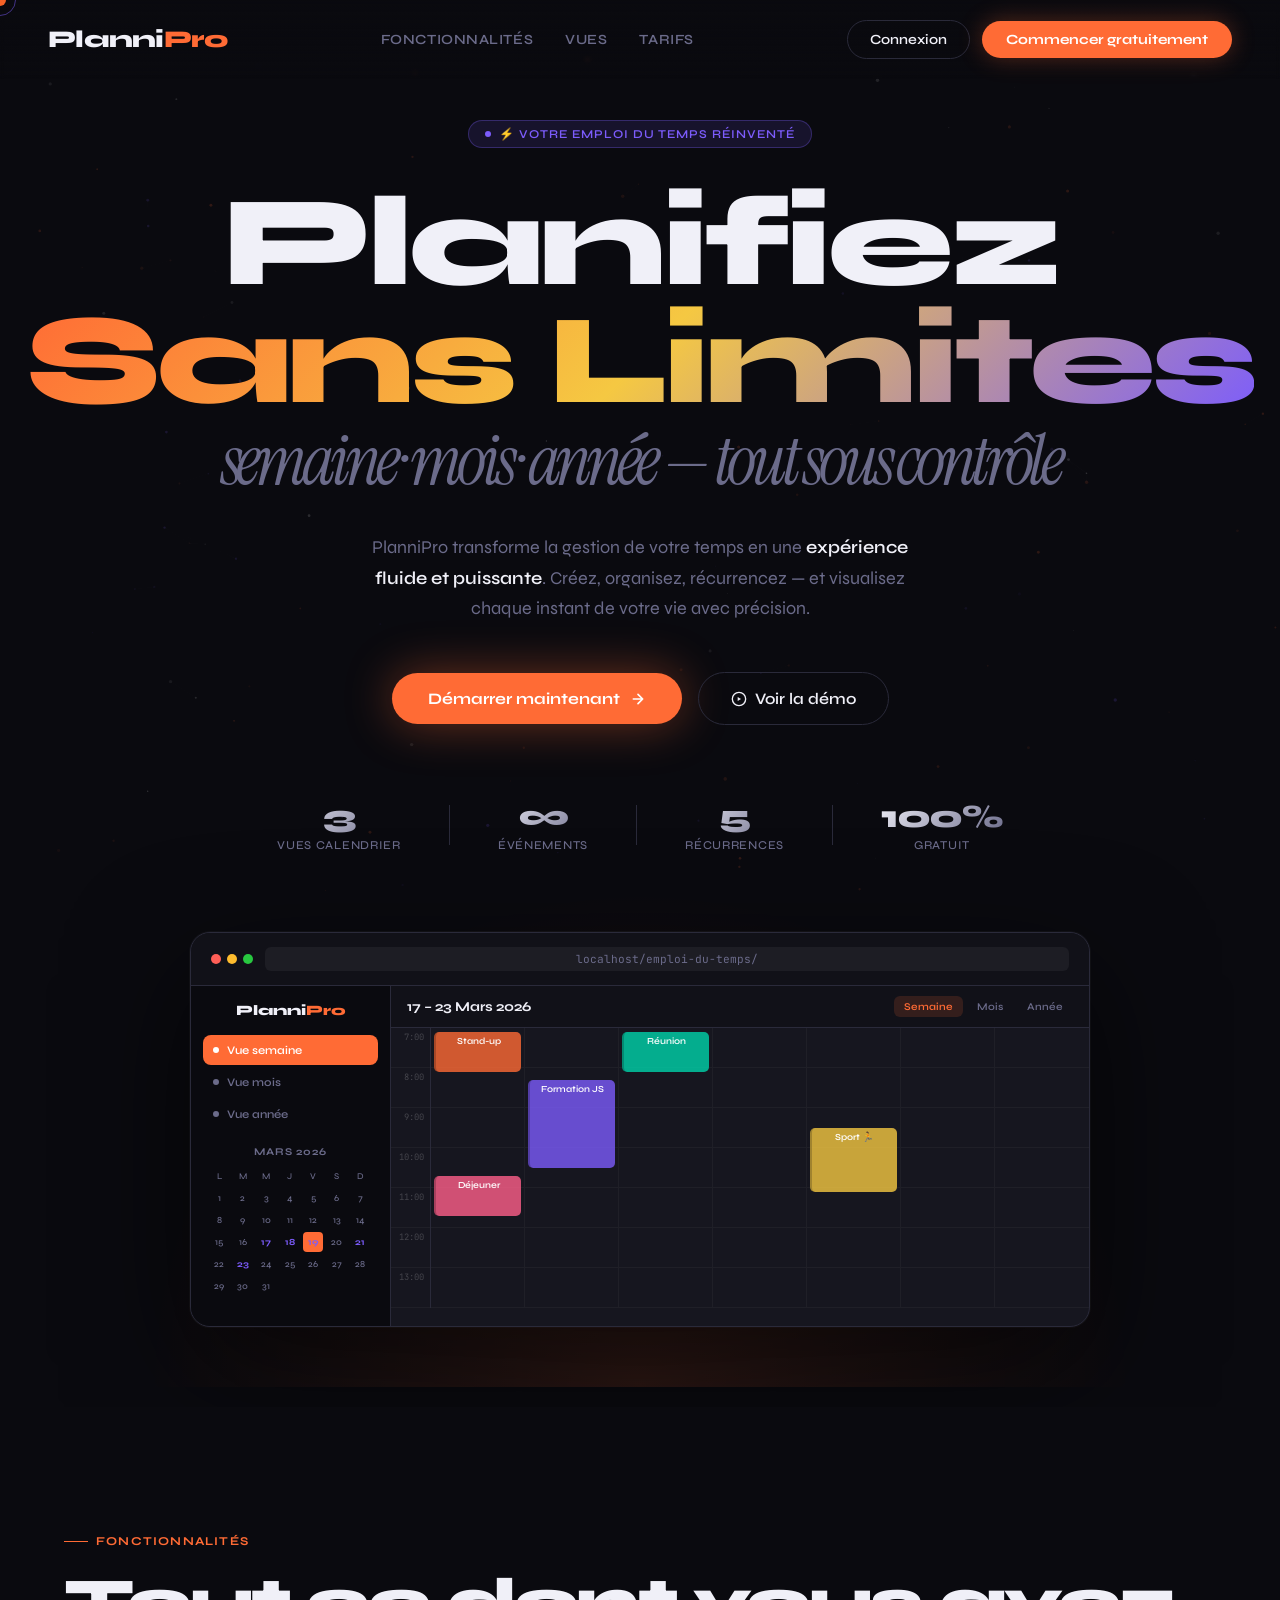
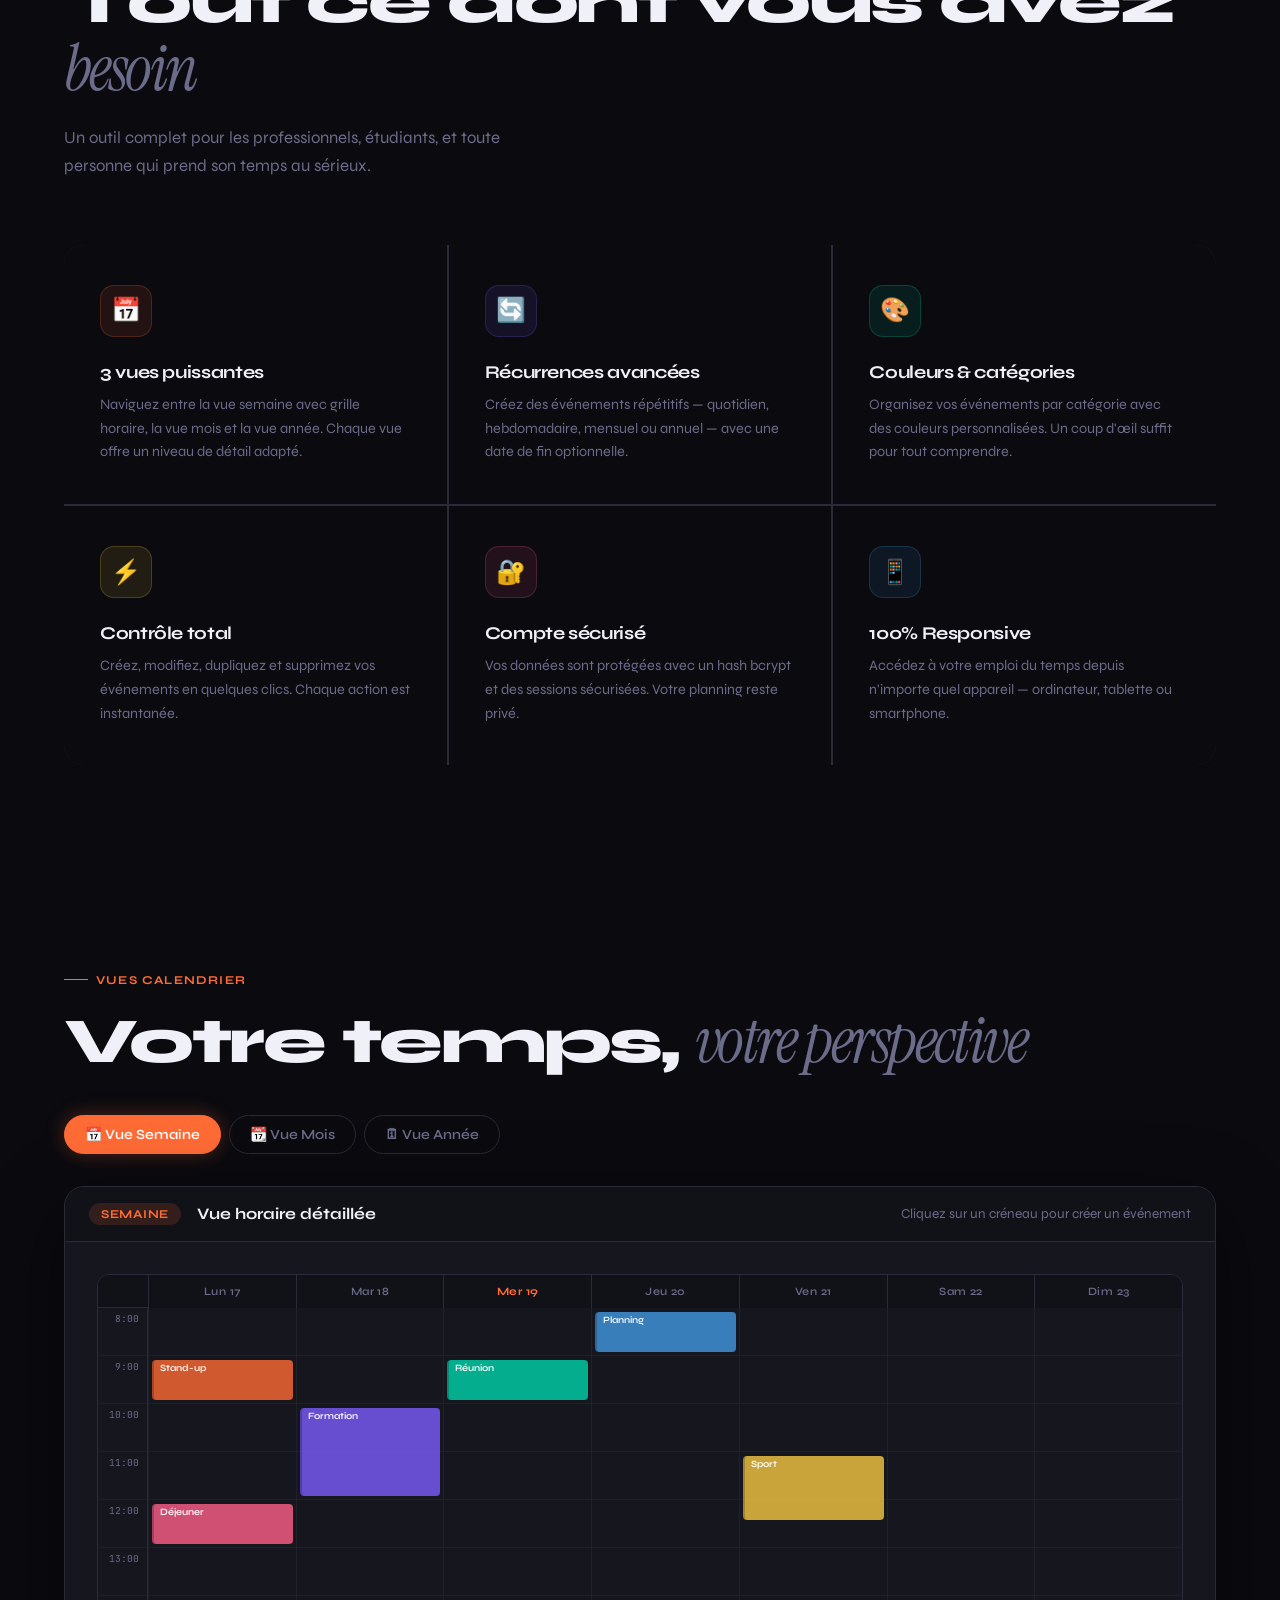
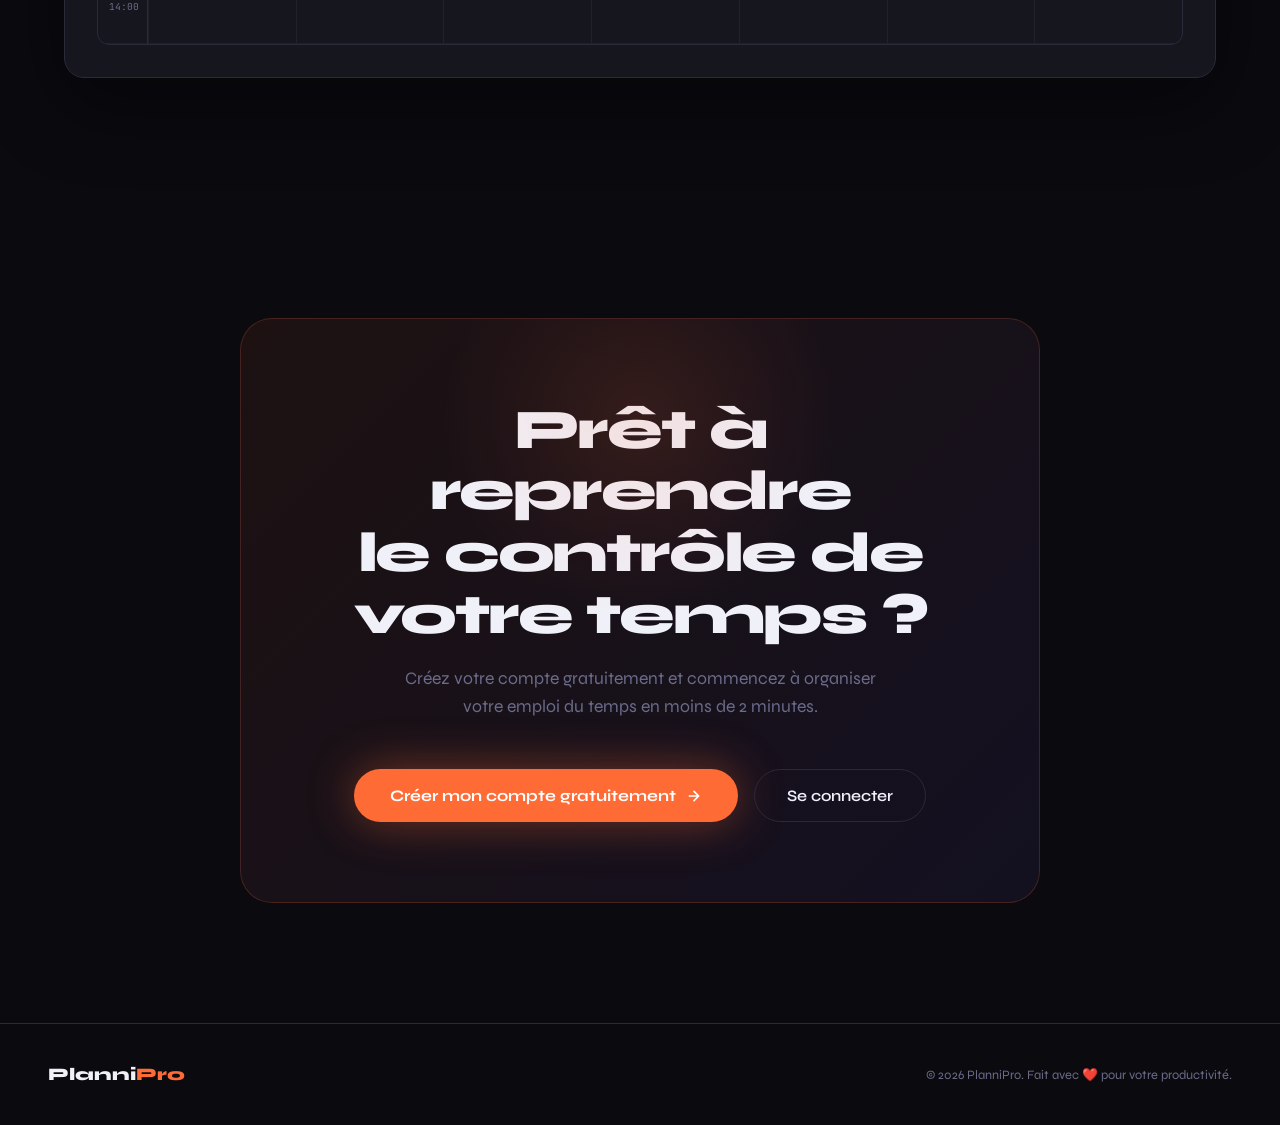
<file: index.html>
<!DOCTYPE html>
<html lang="fr">
<head>
  <meta charset="UTF-8">
  <meta name="viewport" content="width=device-width, initial-scale=1.0">
  <title>PlanniPro — Maîtrisez votre temps</title>
  <link rel="icon" href="data:image/svg+xml,<svg xmlns='http://www.w3.org/2000/svg' viewBox='0 0 32 32'><rect width='32' height='32' rx='8' fill='%23ff6b35'/><text x='4' y='24' font-size='22' fill='white'>⚡</text></svg>">
  <link rel="preconnect" href="https://fonts.googleapis.com">
  <link href="https://fonts.googleapis.com/css2?family=Syne:wght@400;600;700;800&family=Instrument+Serif:ital@0;1&family=JetBrains+Mono:wght@400;500&display=swap" rel="stylesheet">
  <style>
    :root {
      --bg:       #0a0a0f;
      --bg2:      #111118;
      --surface:  #16161f;
      --border:   #2a2a3a;
      --text:     #f0f0f8;
      --muted:    #6b6b8a;
      --accent:   #ff6b35;
      --accent2:  #7c5cfc;
      --accent3:  #00d4aa;
      --gold:     #f5c842;
      --font-h:   'Syne', sans-serif;
      --font-s:   'Instrument Serif', serif;
      --font-m:   'JetBrains Mono', monospace;
    }

    *, *::before, *::after { box-sizing: border-box; margin: 0; padding: 0; }
    html { scroll-behavior: smooth; }

    body {
      background: var(--bg);
      color: var(--text);
      font-family: var(--font-h);
      overflow-x: hidden;
      cursor: none;
    }

    /* ── Curseur custom ─────────────────────────── */
    .cursor {
      position: fixed; width: 12px; height: 12px;
      background: var(--accent); border-radius: 50%;
      pointer-events: none; z-index: 9999;
      transform: translate(-50%, -50%);
      transition: transform .1s, background .2s;
      mix-blend-mode: difference;
    }
    .cursor-trail {
      position: fixed; width: 32px; height: 32px;
      border: 1.5px solid var(--accent2); border-radius: 50%;
      pointer-events: none; z-index: 9998;
      transform: translate(-50%, -50%);
      transition: left .12s ease, top .12s ease, transform .2s;
      opacity: .5;
    }
    body:hover .cursor { transform: translate(-50%, -50%) scale(1); }

    /* ── Canvas background ──────────────────────── */
    #canvas-bg {
      position: fixed; inset: 0; z-index: 0; opacity: .35;
    }

    /* ── Nav ─────────────────────────────────────── */
    nav {
      position: fixed; top: 0; left: 0; right: 0; z-index: 100;
      display: flex; align-items: center; justify-content: space-between;
      padding: 20px 48px;
      background: linear-gradient(to bottom, rgba(10,10,15,.95) 0%, transparent 100%);
      backdrop-filter: blur(2px);
    }
    .nav-logo {
      font-size: 1.5rem; font-weight: 800; letter-spacing: -.03em;
      color: var(--text);
    }
    .nav-logo span { color: var(--accent); }
    .nav-links { display: flex; align-items: center; gap: 32px; }
    .nav-links a {
      color: var(--muted); font-size: .875rem; font-weight: 600;
      letter-spacing: .04em; text-transform: uppercase;
      text-decoration: none; transition: color .2s;
    }
    .nav-links a:hover { color: var(--text); }
    .nav-cta {
      display: flex; align-items: center; gap: 12px;
    }
    .btn-outline {
      padding: 10px 22px; border: 1.5px solid var(--border);
      border-radius: 100px; font-size: .875rem; font-weight: 600;
      color: var(--text); text-decoration: none;
      transition: all .2s; font-family: var(--font-h);
    }
    .btn-outline:hover { border-color: var(--accent); color: var(--accent); }
    .btn-cta {
      padding: 10px 24px; background: var(--accent);
      border-radius: 100px; font-size: .875rem; font-weight: 700;
      color: #fff; text-decoration: none;
      transition: all .2s; font-family: var(--font-h);
      box-shadow: 0 0 24px rgba(255,107,53,.3);
    }
    .btn-cta:hover { background: #ff8254; transform: translateY(-1px); box-shadow: 0 4px 32px rgba(255,107,53,.5); }

    /* ── Hero ────────────────────────────────────── */
    .hero {
      position: relative; z-index: 1;
      min-height: 100vh;
      display: flex; flex-direction: column;
      align-items: center; justify-content: center;
      padding: 120px 24px 80px;
      text-align: center;
      overflow: hidden;
    }

    .hero-badge {
      display: inline-flex; align-items: center; gap: 8px;
      background: rgba(124,92,252,.12); border: 1px solid rgba(124,92,252,.3);
      border-radius: 100px; padding: 6px 16px;
      font-size: .75rem; font-weight: 600; letter-spacing: .08em;
      text-transform: uppercase; color: var(--accent2);
      margin-bottom: 36px;
      animation: fadeUp .8s ease both;
    }
    .hero-badge::before {
      content: ''; width: 6px; height: 6px; border-radius: 50%;
      background: var(--accent2); animation: pulse 2s infinite;
    }

    .hero-title {
      font-size: clamp(3.5rem, 10vw, 8rem);
      font-weight: 800; line-height: .92;
      letter-spacing: -.04em; margin-bottom: 12px;
      animation: fadeUp .8s .1s ease both;
    }
    .hero-title .line1 { display: block; color: var(--text); }
    .hero-title .line2 {
      display: block;
      background: linear-gradient(135deg, var(--accent) 0%, var(--gold) 50%, var(--accent2) 100%);
      -webkit-background-clip: text; -webkit-text-fill-color: transparent;
      background-clip: text;
    }
    .hero-title .line3 {
      display: block; font-family: var(--font-s); font-style: italic;
      font-weight: 400; color: var(--muted); font-size: .55em; margin-top: 8px;
    }

    .hero-sub {
      max-width: 580px; font-size: 1.125rem; color: var(--muted);
      line-height: 1.7; font-weight: 400;
      margin: 28px auto 48px;
      animation: fadeUp .8s .2s ease both;
    }
    .hero-sub strong { color: var(--text); font-weight: 600; }

    .hero-actions {
      display: flex; align-items: center; gap: 16px; flex-wrap: wrap; justify-content: center;
      animation: fadeUp .8s .3s ease both;
    }
    .btn-hero-primary {
      display: inline-flex; align-items: center; gap: 10px;
      padding: 16px 36px; background: var(--accent);
      border-radius: 100px; font-size: 1rem; font-weight: 700;
      color: #fff; text-decoration: none; font-family: var(--font-h);
      box-shadow: 0 0 48px rgba(255,107,53,.4);
      transition: all .25s;
    }
    .btn-hero-primary:hover { transform: translateY(-2px) scale(1.02); box-shadow: 0 8px 48px rgba(255,107,53,.6); }
    .btn-hero-primary svg { transition: transform .2s; }
    .btn-hero-primary:hover svg { transform: translateX(4px); }

    .btn-hero-sec {
      display: inline-flex; align-items: center; gap: 8px;
      padding: 16px 32px; border: 1.5px solid var(--border);
      border-radius: 100px; font-size: 1rem; font-weight: 600;
      color: var(--text); text-decoration: none; font-family: var(--font-h);
      transition: all .25s;
    }
    .btn-hero-sec:hover { border-color: var(--accent2); color: var(--accent2); }

    .hero-stats {
      display: flex; align-items: center; gap: 48px;
      margin-top: 72px;
      animation: fadeUp .8s .45s ease both;
    }
    .stat-item { text-align: center; }
    .stat-num {
      font-size: 2rem; font-weight: 800; letter-spacing: -.04em;
      background: linear-gradient(135deg, var(--text), var(--muted));
      -webkit-background-clip: text; -webkit-text-fill-color: transparent; background-clip: text;
    }
    .stat-label { font-size: .75rem; color: var(--muted); font-weight: 500; letter-spacing: .06em; text-transform: uppercase; margin-top: 2px; }
    .stat-divider { width: 1px; height: 40px; background: var(--border); }

    /* ── Floating calendar preview ──────────────── */
    .hero-preview {
      position: relative; margin-top: 80px; width: 100%; max-width: 900px;
      animation: fadeUp .8s .4s ease both;
    }
    .preview-glow {
      position: absolute; inset: -60px;
      background: radial-gradient(ellipse at 50% 100%, rgba(255,107,53,.15) 0%, transparent 70%);
      pointer-events: none;
    }
    .preview-card {
      background: var(--surface);
      border: 1px solid var(--border);
      border-radius: 20px; overflow: hidden;
      box-shadow: 0 40px 120px rgba(0,0,0,.6), 0 0 0 1px rgba(255,255,255,.04);
      position: relative;
    }
    .preview-topbar {
      background: var(--bg2); border-bottom: 1px solid var(--border);
      padding: 14px 20px; display: flex; align-items: center; gap: 12px;
    }
    .preview-dots { display: flex; gap: 6px; }
    .preview-dots span {
      width: 10px; height: 10px; border-radius: 50%;
    }
    .preview-dots span:nth-child(1) { background: #ff5f57; }
    .preview-dots span:nth-child(2) { background: #febc2e; }
    .preview-dots span:nth-child(3) { background: #28c840; }
    .preview-url {
      flex: 1; background: rgba(255,255,255,.05); border-radius: 6px;
      padding: 5px 12px; font-family: var(--font-m); font-size: .7rem;
      color: var(--muted); text-align: center;
    }
    .preview-body {
      display: grid; grid-template-columns: 200px 1fr;
      height: 340px; overflow: hidden;
    }
    .preview-sidebar {
      background: var(--bg); border-right: 1px solid var(--border);
      padding: 16px 12px;
    }
    .preview-sidebar-logo { font-size: .9rem; font-weight: 800; margin-bottom: 16px; padding: 0 6px; }
    .preview-sidebar-logo span { color: var(--accent); }
    .psb-item {
      display: flex; align-items: center; gap: 8px;
      padding: 8px 10px; border-radius: 8px; margin-bottom: 2px;
      font-size: .72rem; font-weight: 600; color: var(--muted);
    }
    .psb-item.active { background: var(--accent); color: #fff; }
    .psb-dot { width: 6px; height: 6px; border-radius: 50%; background: currentColor; flex-shrink: 0; }
    .preview-mini-cal {
      margin-top: 16px; padding: 0 6px;
    }
    .pmc-header { font-size: .65rem; font-weight: 700; color: var(--muted); margin-bottom: 8px; text-transform: uppercase; letter-spacing: .08em; }
    .pmc-grid { display: grid; grid-template-columns: repeat(7, 1fr); gap: 2px; }
    .pmc-cell {
      width: 20px; height: 20px; border-radius: 4px;
      font-size: .58rem; display: flex; align-items: center; justify-content: center;
      color: var(--muted); font-weight: 500;
    }
    .pmc-cell.today { background: var(--accent); color: #fff; font-weight: 700; }
    .pmc-cell.has-ev { color: var(--accent2); font-weight: 700; }
    .preview-main { padding: 0; }
    .preview-cal-header {
      background: var(--bg2); border-bottom: 1px solid var(--border);
      padding: 10px 16px; display: flex; align-items: center; justify-content: space-between;
    }
    .pch-title { font-size: .85rem; font-weight: 700; }
    .pch-views { display: flex; gap: 4px; }
    .pch-v {
      padding: 4px 10px; border-radius: 6px; font-size: .65rem;
      font-weight: 600; color: var(--muted);
    }
    .pch-v.active { background: rgba(255,107,53,.15); color: var(--accent); }
    .preview-week {
      display: grid; grid-template-columns: 40px repeat(7, 1fr);
      height: 280px; overflow: hidden;
    }
    .pw-time { border-right: 1px solid var(--border); }
    .pw-time-slot {
      height: 40px; border-bottom: 1px solid rgba(255,255,255,.04);
      display: flex; align-items: flex-start; justify-content: flex-end;
      padding: 3px 6px; font-size: .55rem; color: rgba(255,255,255,.2);
      font-family: var(--font-m);
    }
    .pw-col { border-right: 1px solid rgba(255,255,255,.04); position: relative; }
    .pw-col:last-child { border-right: none; }
    .pw-slot { height: 40px; border-bottom: 1px solid rgba(255,255,255,.04); }
    .pw-event {
      position: absolute; left: 3px; right: 3px; border-radius: 5px;
      padding: 3px 5px; font-size: .58rem; font-weight: 600; overflow: hidden;
      border-left: 2px solid rgba(0,0,0,.2); color: #fff;
    }

    /* ── Features section ────────────────────────── */
    .section {
      position: relative; z-index: 1;
      padding: 120px 24px;
    }
    .section-label {
      display: inline-flex; align-items: center; gap: 8px;
      font-size: .75rem; font-weight: 700; letter-spacing: .1em;
      text-transform: uppercase; color: var(--accent);
      margin-bottom: 20px;
    }
    .section-label::before { content: ''; width: 24px; height: 1.5px; background: var(--accent); }
    .section-title {
      font-size: clamp(2.5rem, 5vw, 4rem); font-weight: 800;
      letter-spacing: -.04em; line-height: 1.05; margin-bottom: 20px;
    }
    .section-title em { font-family: var(--font-s); font-style: italic; font-weight: 400; color: var(--muted); }
    .section-sub { color: var(--muted); font-size: 1.05rem; max-width: 500px; line-height: 1.7; }

    .features-grid {
      display: grid; grid-template-columns: repeat(3, 1fr);
      gap: 2px; margin-top: 64px;
      background: var(--border); border-radius: 20px; overflow: hidden;
    }
    .feat-card {
      background: var(--bg); padding: 40px 36px;
      transition: background .25s;
      position: relative; overflow: hidden;
    }
    .feat-card::before {
      content: ''; position: absolute; inset: 0;
      background: radial-gradient(circle at 0% 0%, rgba(255,107,53,.06) 0%, transparent 60%);
      opacity: 0; transition: opacity .3s;
    }
    .feat-card:hover { background: var(--surface); }
    .feat-card:hover::before { opacity: 1; }
    .feat-icon {
      width: 52px; height: 52px; border-radius: 14px;
      display: flex; align-items: center; justify-content: center;
      font-size: 1.5rem; margin-bottom: 24px;
      border: 1px solid var(--border);
    }
    .feat-icon.orange { background: rgba(255,107,53,.1); border-color: rgba(255,107,53,.2); }
    .feat-icon.purple { background: rgba(124,92,252,.1); border-color: rgba(124,92,252,.2); }
    .feat-icon.teal   { background: rgba(0,212,170,.1);  border-color: rgba(0,212,170,.2); }
    .feat-icon.gold   { background: rgba(245,200,66,.1); border-color: rgba(245,200,66,.2); }
    .feat-icon.pink   { background: rgba(255,90,140,.1); border-color: rgba(255,90,140,.2); }
    .feat-icon.blue   { background: rgba(66,153,225,.1); border-color: rgba(66,153,225,.2); }
    .feat-title { font-size: 1.125rem; font-weight: 700; margin-bottom: 10px; letter-spacing: -.02em; }
    .feat-desc { font-size: .9rem; color: var(--muted); line-height: 1.65; font-weight: 400; }

    /* ── Views showcase ──────────────────────────── */
    .views-section {
      position: relative; z-index: 1;
      padding: 80px 24px 120px; max-width: 1200px; margin: 0 auto;
    }
    .views-tabs {
      display: flex; gap: 8px; margin-bottom: 32px; flex-wrap: wrap;
    }
    .view-tab-btn {
      padding: 10px 20px; border-radius: 100px;
      border: 1.5px solid var(--border); background: none;
      color: var(--muted); font-size: .875rem; font-weight: 600;
      cursor: pointer; transition: all .2s; font-family: var(--font-h);
    }
    .view-tab-btn.active {
      background: var(--accent); border-color: var(--accent);
      color: #fff; box-shadow: 0 0 20px rgba(255,107,53,.3);
    }
    .view-tab-btn:hover:not(.active) { border-color: var(--text); color: var(--text); }
    .views-content { position: relative; }
    .view-panel {
      display: none; background: var(--surface);
      border: 1px solid var(--border); border-radius: 20px;
      overflow: hidden; box-shadow: 0 24px 80px rgba(0,0,0,.4);
    }
    .view-panel.active { display: block; animation: fadeIn .3s ease; }
    .view-panel-header {
      background: var(--bg2); border-bottom: 1px solid var(--border);
      padding: 16px 24px; display: flex; align-items: center; gap: 16px;
    }
    .vph-badge {
      padding: 4px 12px; border-radius: 100px;
      font-size: .75rem; font-weight: 700; letter-spacing: .06em;
      text-transform: uppercase;
    }
    .vph-badge.orange { background: rgba(255,107,53,.15); color: var(--accent); }
    .vph-badge.purple { background: rgba(124,92,252,.15); color: var(--accent2); }
    .vph-badge.teal   { background: rgba(0,212,170,.15);  color: var(--accent3); }
    .view-panel-title { font-size: 1rem; font-weight: 700; }
    .view-panel-desc { font-size: .85rem; color: var(--muted); margin-left: auto; }
    .view-panel-body { padding: 32px; }

    /* Mini calendar grids for showcase */
    .showcase-week {
      display: grid; grid-template-columns: 50px repeat(7, 1fr); gap: 0;
      border: 1px solid var(--border); border-radius: 12px; overflow: hidden;
    }
    .sw-header { background: var(--bg2); }
    .sw-day-header {
      padding: 10px 8px; text-align: center; font-size: .7rem;
      font-weight: 600; color: var(--muted); border-left: 1px solid var(--border);
      letter-spacing: .04em;
    }
    .sw-day-header.today { color: var(--accent); font-weight: 700; }
    .sw-time { height: 48px; border-right: 1px solid var(--border); border-bottom: 1px solid rgba(255,255,255,.04); display: flex; align-items: flex-start; justify-content: flex-end; padding: 4px 8px; font-size: .6rem; color: var(--muted); font-family: var(--font-m); }
    .sw-cell { height: 48px; border-left: 1px solid rgba(255,255,255,.05); border-bottom: 1px solid rgba(255,255,255,.04); position: relative; cursor: pointer; transition: background .15s; }
    .sw-cell:hover { background: rgba(255,107,53,.05); }
    .sw-ev {
      position: absolute; left: 3px; right: 3px; border-radius: 4px;
      padding: 2px 6px; font-size: .6rem; font-weight: 600; color: #fff; overflow: hidden; white-space: nowrap;
      border-left: 2px solid rgba(0,0,0,.2);
    }

    /* ── CTA section ─────────────────────────────── */
    .cta-section {
      position: relative; z-index: 1;
      padding: 120px 24px; text-align: center;
    }
    .cta-box {
      max-width: 800px; margin: 0 auto;
      background: linear-gradient(135deg, rgba(255,107,53,.08) 0%, rgba(124,92,252,.08) 100%);
      border: 1px solid rgba(255,107,53,.2); border-radius: 32px;
      padding: 80px 60px; position: relative; overflow: hidden;
    }
    .cta-box::before {
      content: ''; position: absolute; top: -100px; left: 50%;
      transform: translateX(-50%);
      width: 400px; height: 400px;
      background: radial-gradient(circle, rgba(255,107,53,.12) 0%, transparent 70%);
      pointer-events: none;
    }
    .cta-title {
      font-size: clamp(2rem, 5vw, 3.5rem); font-weight: 800;
      letter-spacing: -.04em; line-height: 1.1; margin-bottom: 20px;
    }
    .cta-sub { font-size: 1.1rem; color: var(--muted); margin-bottom: 48px; line-height: 1.6; }
    .cta-actions { display: flex; justify-content: center; gap: 16px; flex-wrap: wrap; }

    /* ── Footer ──────────────────────────────────── */
    footer {
      position: relative; z-index: 1;
      border-top: 1px solid var(--border);
      padding: 40px 48px; display: flex;
      align-items: center; justify-content: space-between;
    }
    .footer-logo { font-size: 1.1rem; font-weight: 800; }
    .footer-logo span { color: var(--accent); }
    .footer-copy { font-size: .8rem; color: var(--muted); }

    /* ── Animations ──────────────────────────────── */
    @keyframes fadeUp {
      from { opacity: 0; transform: translateY(24px); }
      to   { opacity: 1; transform: translateY(0); }
    }
    @keyframes fadeIn { from { opacity: 0; } to { opacity: 1; } }
    @keyframes pulse { 0%,100% { opacity: 1; } 50% { opacity: .4; } }
    @keyframes float {
      0%,100% { transform: translateY(0px); }
      50%     { transform: translateY(-12px); }
    }
    @keyframes spin { to { transform: rotate(360deg); } }

    .float { animation: float 6s ease-in-out infinite; }

    /* Scroll reveal */
    .reveal {
      opacity: 0; transform: translateY(30px);
      transition: opacity .7s ease, transform .7s ease;
    }
    .reveal.visible { opacity: 1; transform: none; }

    /* ── Responsive ──────────────────────────────── */
    @media (max-width: 900px) {
      nav { padding: 16px 20px; }
      .nav-links { display: none; }
      .features-grid { grid-template-columns: 1fr; }
      .hero-stats { gap: 24px; }
      .cta-box { padding: 48px 24px; }
      footer { flex-direction: column; gap: 12px; text-align: center; }
      .preview-body { grid-template-columns: 1fr; }
      .preview-sidebar { display: none; }
    }
    @media (max-width: 600px) {
      .hero-title { font-size: 3rem; }
      .section-title { font-size: 2rem; }
      .hero-stats { flex-wrap: wrap; justify-content: center; }
    }
  </style>
</head>
<body>

<!-- Curseur custom -->
<div class="cursor" id="cursor"></div>
<div class="cursor-trail" id="cursor-trail"></div>

<!-- Canvas animé -->
<canvas id="canvas-bg"></canvas>

<!-- ── Navigation ──────────────────────────────── -->
<nav>
  <div class="nav-logo">Planni<span>Pro</span></div>
  <div class="nav-links">
    <a href="#features">Fonctionnalités</a>
    <a href="#vues">Vues</a>
    <a href="#cta">Tarifs</a>
  </div>
  <div class="nav-cta">
    <a href="app.html" class="btn-outline">Connexion</a>
    <a href="app.html" class="btn-cta">Commencer gratuitement</a>
  </div>
</nav>

<!-- ── Hero ────────────────────────────────────── -->
<section class="hero">
  <div class="hero-badge">⚡ Votre emploi du temps réinventé</div>

  <h1 class="hero-title">
    <span class="line1">Planifiez</span>
    <span class="line2">Sans Limites</span>
    <span class="line3">semaine · mois · année — tout sous contrôle</span>
  </h1>

  <p class="hero-sub">
    PlanniPro transforme la gestion de votre temps en une <strong>expérience fluide et puissante</strong>.
    Créez, organisez, récurrencez — et visualisez chaque instant de votre vie avec précision.
  </p>

  <div class="hero-actions">
    <a href="app.html" class="btn-hero-primary">
      Démarrer maintenant
      <svg width="16" height="16" fill="none" viewBox="0 0 24 24" stroke="currentColor" stroke-width="2.5">
        <path d="M5 12h14M12 5l7 7-7 7" stroke-linecap="round" stroke-linejoin="round"/>
      </svg>
    </a>
    <a href="#features" class="btn-hero-sec">
      <svg width="16" height="16" fill="none" viewBox="0 0 24 24" stroke="currentColor" stroke-width="2">
        <circle cx="12" cy="12" r="10"/><path d="M10 15l5-3-5-3v6z" fill="currentColor" stroke="none"/>
      </svg>
      Voir la démo
    </a>
  </div>

  <div class="hero-stats">
    <div class="stat-item">
      <div class="stat-num">3</div>
      <div class="stat-label">Vues calendrier</div>
    </div>
    <div class="stat-divider"></div>
    <div class="stat-item">
      <div class="stat-num">∞</div>
      <div class="stat-label">Événements</div>
    </div>
    <div class="stat-divider"></div>
    <div class="stat-item">
      <div class="stat-num">5</div>
      <div class="stat-label">Récurrences</div>
    </div>
    <div class="stat-divider"></div>
    <div class="stat-item">
      <div class="stat-num">100%</div>
      <div class="stat-label">Gratuit</div>
    </div>
  </div>

  <!-- Preview app -->
  <div class="hero-preview float">
    <div class="preview-glow"></div>
    <div class="preview-card">
      <div class="preview-topbar">
        <div class="preview-dots">
          <span></span><span></span><span></span>
        </div>
        <div class="preview-url">localhost/emploi-du-temps/</div>
      </div>
      <div class="preview-body">
        <div class="preview-sidebar">
          <div class="preview-sidebar-logo">Planni<span>Pro</span></div>
          <div class="psb-item active"><span class="psb-dot"></span> Vue semaine</div>
          <div class="psb-item"><span class="psb-dot"></span> Vue mois</div>
          <div class="psb-item"><span class="psb-dot"></span> Vue année</div>
          <div class="preview-mini-cal">
            <div class="pmc-header">Mars 2026</div>
            <div class="pmc-grid" id="pmc-grid"></div>
          </div>
        </div>
        <div class="preview-main">
          <div class="preview-cal-header">
            <span class="pch-title">17 – 23 Mars 2026</span>
            <div class="pch-views">
              <span class="pch-v active">Semaine</span>
              <span class="pch-v">Mois</span>
              <span class="pch-v">Année</span>
            </div>
          </div>
          <div class="preview-week" id="preview-week"></div>
        </div>
      </div>
    </div>
  </div>
</section>

<!-- ── Features ────────────────────────────────── -->
<section class="section" id="features" style="max-width:1200px;margin:0 auto;">
  <div class="reveal">
    <div class="section-label">Fonctionnalités</div>
    <h2 class="section-title">Tout ce dont vous avez <em>besoin</em></h2>
    <p class="section-sub">Un outil complet pour les professionnels, étudiants, et toute personne qui prend son temps au sérieux.</p>
  </div>

  <div class="features-grid reveal">
    <div class="feat-card">
      <div class="feat-icon orange">📅</div>
      <div class="feat-title">3 vues puissantes</div>
      <div class="feat-desc">Naviguez entre la vue semaine avec grille horaire, la vue mois et la vue année. Chaque vue offre un niveau de détail adapté.</div>
    </div>
    <div class="feat-card">
      <div class="feat-icon purple">🔄</div>
      <div class="feat-title">Récurrences avancées</div>
      <div class="feat-desc">Créez des événements répétitifs — quotidien, hebdomadaire, mensuel ou annuel — avec une date de fin optionnelle.</div>
    </div>
    <div class="feat-card">
      <div class="feat-icon teal">🎨</div>
      <div class="feat-title">Couleurs & catégories</div>
      <div class="feat-desc">Organisez vos événements par catégorie avec des couleurs personnalisées. Un coup d'œil suffit pour tout comprendre.</div>
    </div>
    <div class="feat-card">
      <div class="feat-icon gold">⚡</div>
      <div class="feat-title">Contrôle total</div>
      <div class="feat-desc">Créez, modifiez, dupliquez et supprimez vos événements en quelques clics. Chaque action est instantanée.</div>
    </div>
    <div class="feat-card">
      <div class="feat-icon pink">🔐</div>
      <div class="feat-title">Compte sécurisé</div>
      <div class="feat-desc">Vos données sont protégées avec un hash bcrypt et des sessions sécurisées. Votre planning reste privé.</div>
    </div>
    <div class="feat-card">
      <div class="feat-icon blue">📱</div>
      <div class="feat-title">100% Responsive</div>
      <div class="feat-desc">Accédez à votre emploi du temps depuis n'importe quel appareil — ordinateur, tablette ou smartphone.</div>
    </div>
  </div>
</section>

<!-- ── Views showcase ──────────────────────────── -->
<section class="views-section" id="vues">
  <div class="reveal">
    <div class="section-label">Vues calendrier</div>
    <h2 class="section-title">Votre temps, <em>votre perspective</em></h2>
  </div>
  <div class="views-tabs reveal" style="margin-top:40px;">
    <button class="view-tab-btn active" data-panel="week">📅 Vue Semaine</button>
    <button class="view-tab-btn" data-panel="month">📆 Vue Mois</button>
    <button class="view-tab-btn" data-panel="year">🗓 Vue Année</button>
  </div>
  <div class="views-content reveal">

    <!-- Semaine -->
    <div class="view-panel active" id="panel-week">
      <div class="view-panel-header">
        <span class="vph-badge orange">Semaine</span>
        <span class="view-panel-title">Vue horaire détaillée</span>
        <span class="view-panel-desc">Cliquez sur un créneau pour créer un événement</span>
      </div>
      <div class="view-panel-body">
        <div class="showcase-week" id="showcase-week-grid"></div>
      </div>
    </div>

    <!-- Mois -->
    <div class="view-panel" id="panel-month">
      <div class="view-panel-header">
        <span class="vph-badge purple">Mois</span>
        <span class="view-panel-title">Vue mensuelle complète</span>
        <span class="view-panel-desc">Tous vos événements du mois en un coup d'œil</span>
      </div>
      <div class="view-panel-body">
        <div id="showcase-month-grid" style="display:grid;grid-template-columns:repeat(7,1fr);gap:2px;background:var(--border);border-radius:12px;overflow:hidden;"></div>
      </div>
    </div>

    <!-- Année -->
    <div class="view-panel" id="panel-year">
      <div class="view-panel-header">
        <span class="vph-badge teal">Année</span>
        <span class="view-panel-title">Vue annuelle panoramique</span>
        <span class="view-panel-desc">Planifiez vos 12 mois d'un seul regard</span>
      </div>
      <div class="view-panel-body">
        <div id="showcase-year-grid" style="display:grid;grid-template-columns:repeat(4,1fr);gap:16px;"></div>
      </div>
    </div>
  </div>
</section>

<!-- ── CTA ─────────────────────────────────────── -->
<section class="cta-section" id="cta">
  <div class="cta-box reveal">
    <h2 class="cta-title">Prêt à reprendre<br>le contrôle de votre temps ?</h2>
    <p class="cta-sub">Créez votre compte gratuitement et commencez à organiser<br>votre emploi du temps en moins de 2 minutes.</p>
    <div class="cta-actions">
      <a href="app.html" class="btn-hero-primary">
        Créer mon compte gratuitement
        <svg width="16" height="16" fill="none" viewBox="0 0 24 24" stroke="currentColor" stroke-width="2.5">
          <path d="M5 12h14M12 5l7 7-7 7" stroke-linecap="round" stroke-linejoin="round"/>
        </svg>
      </a>
      <a href="app.html" class="btn-hero-sec">Se connecter</a>
    </div>
  </div>
</section>

<!-- ── Footer ──────────────────────────────────── -->
<footer>
  <div class="footer-logo">Planni<span>Pro</span></div>
  <div class="footer-copy">© 2026 PlanniPro. Fait avec ❤️ pour votre productivité.</div>
</footer>

<script>
// ── Curseur ──────────────────────────────────────
const cursor = document.getElementById('cursor');
const trail  = document.getElementById('cursor-trail');
document.addEventListener('mousemove', e => {
  cursor.style.left = e.clientX + 'px';
  cursor.style.top  = e.clientY + 'px';
  trail.style.left  = e.clientX + 'px';
  trail.style.top   = e.clientY + 'px';
});
document.querySelectorAll('a,button').forEach(el => {
  el.addEventListener('mouseenter', () => { cursor.style.transform = 'translate(-50%,-50%) scale(2)'; });
  el.addEventListener('mouseleave', () => { cursor.style.transform = 'translate(-50%,-50%) scale(1)'; });
});

// ── Canvas particules ────────────────────────────
const canvas = document.getElementById('canvas-bg');
const ctx = canvas.getContext('2d');
let W, H, particles = [];

function resize() {
  W = canvas.width  = window.innerWidth;
  H = canvas.height = window.innerHeight;
}
resize();
window.addEventListener('resize', resize);

class Particle {
  constructor() { this.reset(); }
  reset() {
    this.x = Math.random() * W;
    this.y = Math.random() * H;
    this.r = Math.random() * 1.5 + .3;
    this.vx = (Math.random() - .5) * .3;
    this.vy = (Math.random() - .5) * .3;
    this.alpha = Math.random() * .4 + .1;
    this.color = Math.random() > .6 ? '#ff6b35' : Math.random() > .5 ? '#7c5cfc' : '#ffffff';
  }
  update() {
    this.x += this.vx; this.y += this.vy;
    if (this.x < 0 || this.x > W || this.y < 0 || this.y > H) this.reset();
  }
  draw() {
    ctx.globalAlpha = this.alpha;
    ctx.fillStyle = this.color;
    ctx.beginPath(); ctx.arc(this.x, this.y, this.r, 0, Math.PI*2); ctx.fill();
  }
}

for (let i = 0; i < 120; i++) particles.push(new Particle());

// Lignes de connexion
function drawLines() {
  for (let i = 0; i < particles.length; i++) {
    for (let j = i+1; j < particles.length; j++) {
      const dx = particles[i].x - particles[j].x;
      const dy = particles[i].y - particles[j].y;
      const d  = Math.sqrt(dx*dx + dy*dy);
      if (d < 100) {
        ctx.globalAlpha = (1 - d/100) * .08;
        ctx.strokeStyle = '#ffffff';
        ctx.lineWidth = .5;
        ctx.beginPath();
        ctx.moveTo(particles[i].x, particles[i].y);
        ctx.lineTo(particles[j].x, particles[j].y);
        ctx.stroke();
      }
    }
  }
}

function animate() {
  ctx.clearRect(0, 0, W, H);
  particles.forEach(p => { p.update(); p.draw(); });
  drawLines();
  ctx.globalAlpha = 1;
  requestAnimationFrame(animate);
}
animate();

// ── Scroll reveal ────────────────────────────────
const io = new IntersectionObserver(entries => {
  entries.forEach(e => { if (e.isIntersecting) { e.target.classList.add('visible'); io.unobserve(e.target); } });
}, { threshold: .1 });
document.querySelectorAll('.reveal').forEach(el => io.observe(el));

// ── View tabs ────────────────────────────────────
document.querySelectorAll('.view-tab-btn').forEach(btn => {
  btn.addEventListener('click', () => {
    document.querySelectorAll('.view-tab-btn').forEach(b => b.classList.remove('active'));
    document.querySelectorAll('.view-panel').forEach(p => p.classList.remove('active'));
    btn.classList.add('active');
    document.getElementById('panel-' + btn.dataset.panel).classList.add('active');
  });
});

// ── Mini calendrier sidebar preview ─────────────
(function buildMiniCal() {
  const grid = document.getElementById('pmc-grid');
  if (!grid) return;
  const days = ['L','M','M','J','V','S','D'];
  days.forEach(d => { const el = document.createElement('div'); el.className = 'pmc-cell'; el.style.cssText = 'color:#6b6b8a;font-size:.55rem;display:flex;align-items:center;justify-content:center;'; el.textContent = d; grid.appendChild(el); });
  const hasEv = [17,18,19,21,23];
  for (let d = 1; d <= 31; d++) {
    const el = document.createElement('div');
    el.className = 'pmc-cell' + (d===19?' today':'') + (hasEv.includes(d)?' has-ev':'');
    el.textContent = d;
    grid.appendChild(el);
  }
})();

// ── Preview semaine ──────────────────────────────
(function buildPreviewWeek() {
  const wrap = document.getElementById('preview-week');
  if (!wrap) return;
  const jours = ['L17','M18','M19','J20','V21','S22','D23'];
  const timeCol = document.createElement('div'); timeCol.className = 'pw-time';
  for (let h = 7; h <= 13; h++) {
    const s = document.createElement('div'); s.className = 'pw-time-slot';
    s.textContent = h + ':00'; timeCol.appendChild(s);
  }
  wrap.appendChild(timeCol);

  const events = [
    { col:0, top:0, h:1, color:'#ff6b35', title:'Stand-up' },
    { col:1, top:1, h:2, color:'#7c5cfc', title:'Formation JS' },
    { col:2, top:0, h:1, color:'#00d4aa', title:'Réunion' },
    { col:4, top:2, h:1.5, color:'#f5c842', title:'Sport 🏃' },
    { col:0, top:3, h:1, color:'#ff5f8a', title:'Déjeuner' },
  ];
  jours.forEach((j, ci) => {
    const col = document.createElement('div'); col.className = 'pw-col';
    for (let i = 0; i < 7; i++) { const s = document.createElement('div'); s.className = 'pw-slot'; col.appendChild(s); }
    events.filter(e => e.col === ci).forEach(ev => {
      const el = document.createElement('div'); el.className = 'pw-event';
      el.style.cssText = `background:${ev.color}cc;top:${ev.top*48+4}px;height:${ev.h*48-8}px;`;
      el.textContent = ev.title; col.appendChild(el);
    });
    wrap.appendChild(col);
  });
})();

// ── Showcase semaine ─────────────────────────────
(function buildShowcaseWeek() {
  const grid = document.getElementById('showcase-week-grid');
  if (!grid) return;
  const jours = ['Lun 17','Mar 18','Mer 19','Jeu 20','Ven 21','Sam 22','Dim 23'];
  // header
  const th0 = document.createElement('div'); th0.className = 'sw-header'; th0.style.borderBottom = '1px solid var(--border)';
  grid.appendChild(th0);
  jours.forEach((j, i) => {
    const th = document.createElement('div'); th.className = 'sw-day-header sw-header' + (i===2?' today':'');
    th.textContent = j; grid.appendChild(th);
  });
  const evs = [
    {col:0,top:1,h:1,color:'#ff6b35',title:'Stand-up'},
    {col:1,top:2,h:2,color:'#7c5cfc',title:'Formation'},
    {col:2,top:1,h:1,color:'#00d4aa',title:'Réunion'},
    {col:4,top:3,h:1.5,color:'#f5c842',title:'Sport'},
    {col:0,top:4,h:1,color:'#ff5f8a',title:'Déjeuner'},
    {col:3,top:0,h:1,color:'#4299e1',title:'Planning'},
  ];
  for (let h = 8; h <= 14; h++) {
    const tc = document.createElement('div'); tc.className = 'sw-time';
    tc.textContent = h + ':00'; grid.appendChild(tc);
    jours.forEach((j, ci) => {
      const cell = document.createElement('div'); cell.className = 'sw-cell';
      evs.filter(e => e.col === ci && Math.floor(e.top) === h-8).forEach(ev => {
        const el = document.createElement('div'); el.className = 'sw-ev';
        el.style.cssText = `background:${ev.color}cc;top:4px;height:${ev.h*48-8}px;`;
        el.textContent = ev.title; cell.appendChild(el);
      });
      grid.appendChild(cell);
    });
  }
})();

// ── Showcase mois ────────────────────────────────
(function buildShowcaseMonth() {
  const grid = document.getElementById('showcase-month-grid');
  if (!grid) return;
  const jours = ['Lun','Mar','Mer','Jeu','Ven','Sam','Dim'];
  jours.forEach(j => {
    const h = document.createElement('div');
    h.style.cssText = 'background:var(--bg2);padding:10px 8px;text-align:center;font-size:.7rem;font-weight:600;color:var(--muted);letter-spacing:.06em;';
    h.textContent = j; grid.appendChild(h);
  });
  const evMap = { 3:'#7c5cfc', 7:'#ff6b35', 10:'#00d4aa', 15:'#f5c842', 17:'#ff6b35', 19:'#4299e1', 22:'#ff5f8a', 25:'#7c5cfc' };
  const evNames = { 3:'Formation', 7:'Réunion', 10:'Sport', 15:'Stand-up', 17:'Planning', 19:'Déjeuner', 22:'Projet X', 25:'Review' };
  for (let offset = 0; offset < 5; offset++) { // 5 jours avant le 1er mars (lundi)
    const empty = document.createElement('div');
    empty.style.cssText = 'background:rgba(0,0,0,.3);min-height:80px;border:1px solid rgba(255,255,255,.03);';
    grid.appendChild(empty);
  }
  for (let d = 1; d <= 31; d++) {
    const cell = document.createElement('div');
    const isToday = d === 19;
    cell.style.cssText = `background:${isToday?'rgba(255,107,53,.05)':'var(--bg)'};min-height:80px;padding:8px;border:1px solid rgba(255,255,255,.04);cursor:pointer;transition:background .15s;`;
    cell.onmouseenter = () => cell.style.background = 'rgba(255,107,53,.08)';
    cell.onmouseleave = () => cell.style.background = isToday ? 'rgba(255,107,53,.05)' : 'var(--bg)';
    const num = document.createElement('div');
    num.style.cssText = `font-size:.75rem;font-weight:700;margin-bottom:4px;${isToday?'background:var(--accent);color:#fff;width:22px;height:22px;border-radius:50%;display:flex;align-items:center;justify-content:center;':'color:var(--muted);'}`;
    num.textContent = d; cell.appendChild(num);
    if (evMap[d]) {
      const ev = document.createElement('div');
      ev.style.cssText = `background:${evMap[d]}22;color:${evMap[d]};border-radius:4px;padding:2px 6px;font-size:.65rem;font-weight:600;white-space:nowrap;overflow:hidden;text-overflow:ellipsis;`;
      ev.textContent = evNames[d]; cell.appendChild(ev);
    }
    grid.appendChild(cell);
  }
})();

// ── Showcase année ───────────────────────────────
(function buildShowcaseYear() {
  const grid = document.getElementById('showcase-year-grid');
  if (!grid) return;
  const mois = ['Janvier','Février','Mars','Avril','Mai','Juin','Juillet','Août','Septembre','Octobre','Novembre','Décembre'];
  const nbJours = [31,28,31,30,31,30,31,31,30,31,30,31];
  mois.forEach((m, mi) => {
    const card = document.createElement('div');
    card.style.cssText = 'background:var(--surface);border:1px solid var(--border);border-radius:12px;overflow:hidden;';
    const h = document.createElement('div');
    h.style.cssText = 'padding:10px 14px;font-size:.85rem;font-weight:700;border-bottom:1px solid var(--border);cursor:pointer;transition:color .2s;';
    h.textContent = m;
    h.onmouseenter = () => h.style.color = 'var(--accent)';
    h.onmouseleave = () => h.style.color = '';
    card.appendChild(h);
    const g = document.createElement('div');
    g.style.cssText = 'display:grid;grid-template-columns:repeat(7,1fr);padding:8px;gap:2px;';
    ['L','M','M','J','V','S','D'].forEach(d => {
      const dn = document.createElement('div');
      dn.style.cssText = 'font-size:.5rem;text-align:center;color:var(--muted);padding:2px;font-weight:600;letter-spacing:.04em;text-transform:uppercase;';
      dn.textContent = d; g.appendChild(dn);
    });
    const firstDay = new Date(2026, mi, 1).getDay();
    const offset = firstDay === 0 ? 6 : firstDay - 1;
    for (let i = 0; i < offset; i++) { const e = document.createElement('div'); g.appendChild(e); }
    const hasEvDays = [Math.floor(Math.random()*10)+3, Math.floor(Math.random()*10)+14];
    for (let d = 1; d <= nbJours[mi]; d++) {
      const el = document.createElement('div');
      const isToday = mi === 2 && d === 19;
      const hasEv = hasEvDays.includes(d);
      el.style.cssText = `font-size:.65rem;text-align:center;padding:3px 1px;border-radius:4px;cursor:pointer;transition:background .15s;${isToday?'background:var(--accent);color:#fff;font-weight:700;':hasEv?'color:var(--accent2);font-weight:700;':'color:var(--muted);'}`;
      el.textContent = d; g.appendChild(el);
    }
    card.appendChild(g);
    grid.appendChild(card);
  });
})();
</script>
</body>
</html>
</file>
